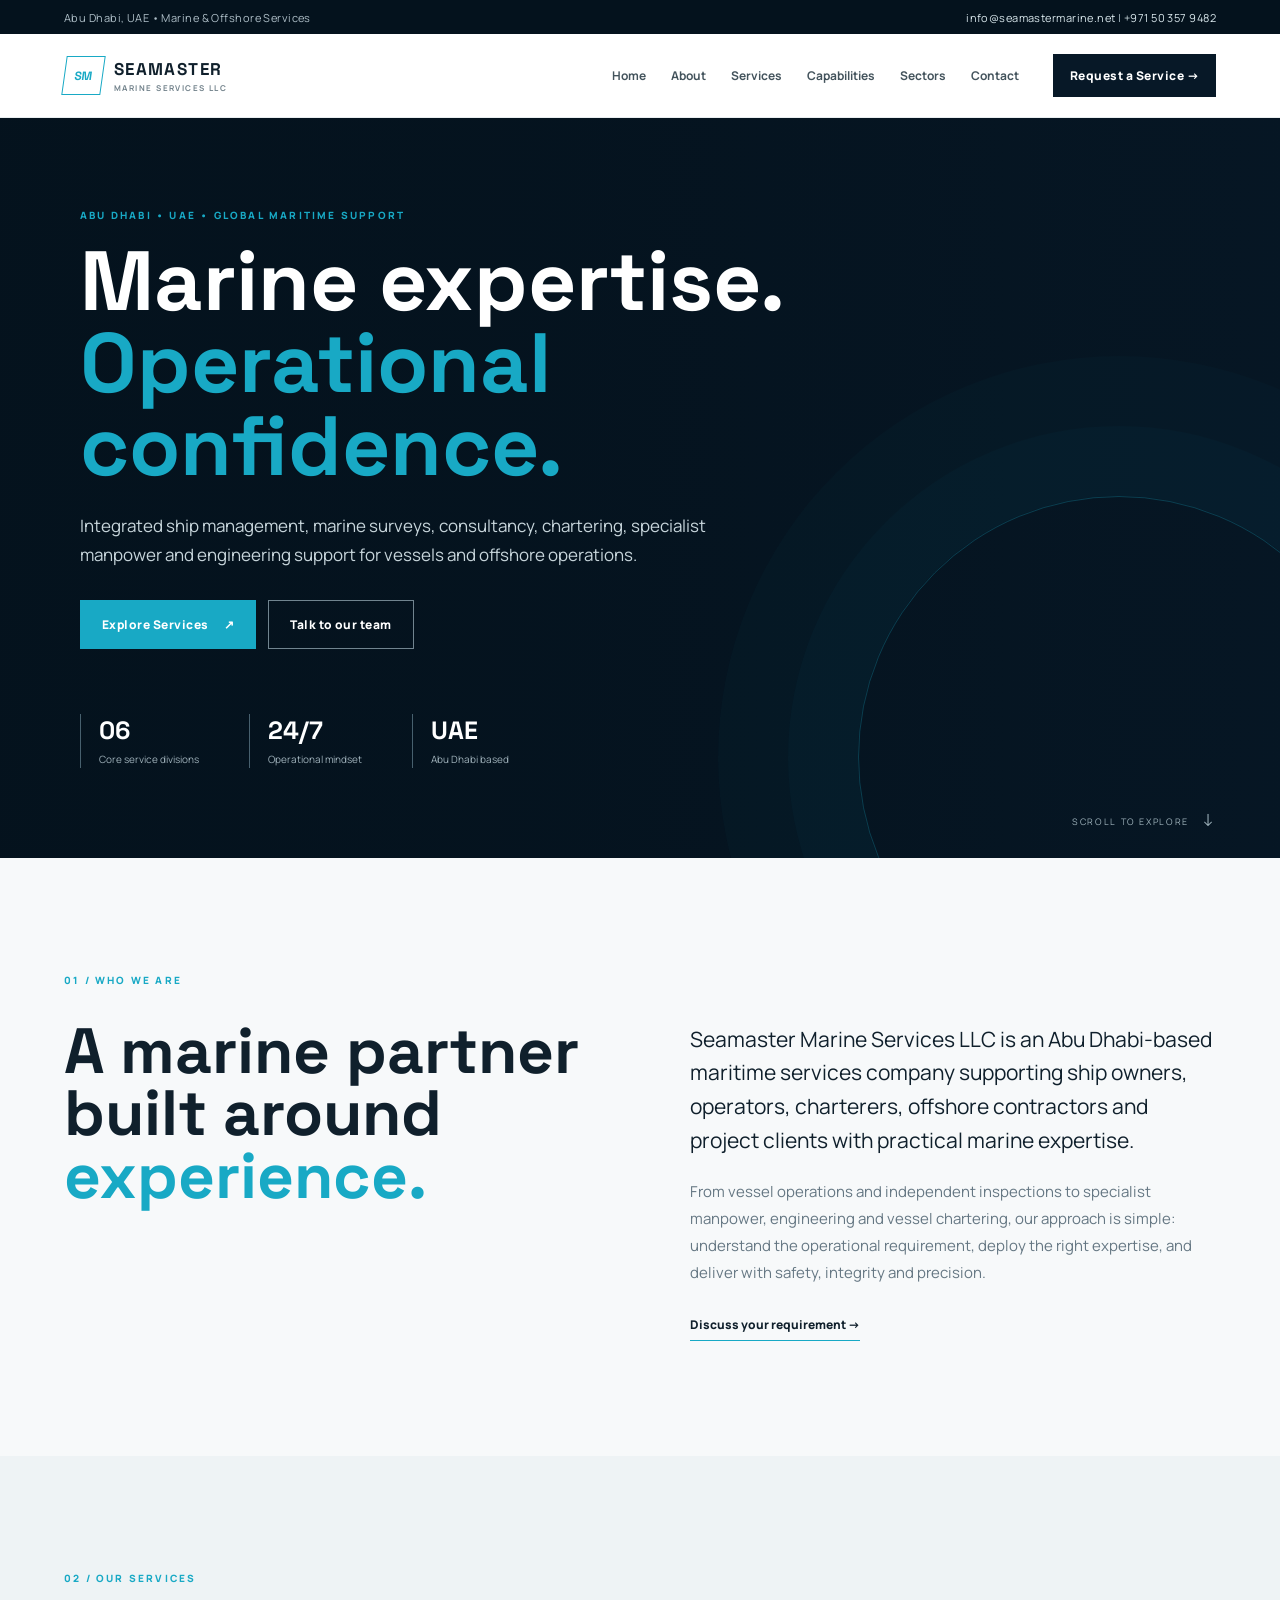
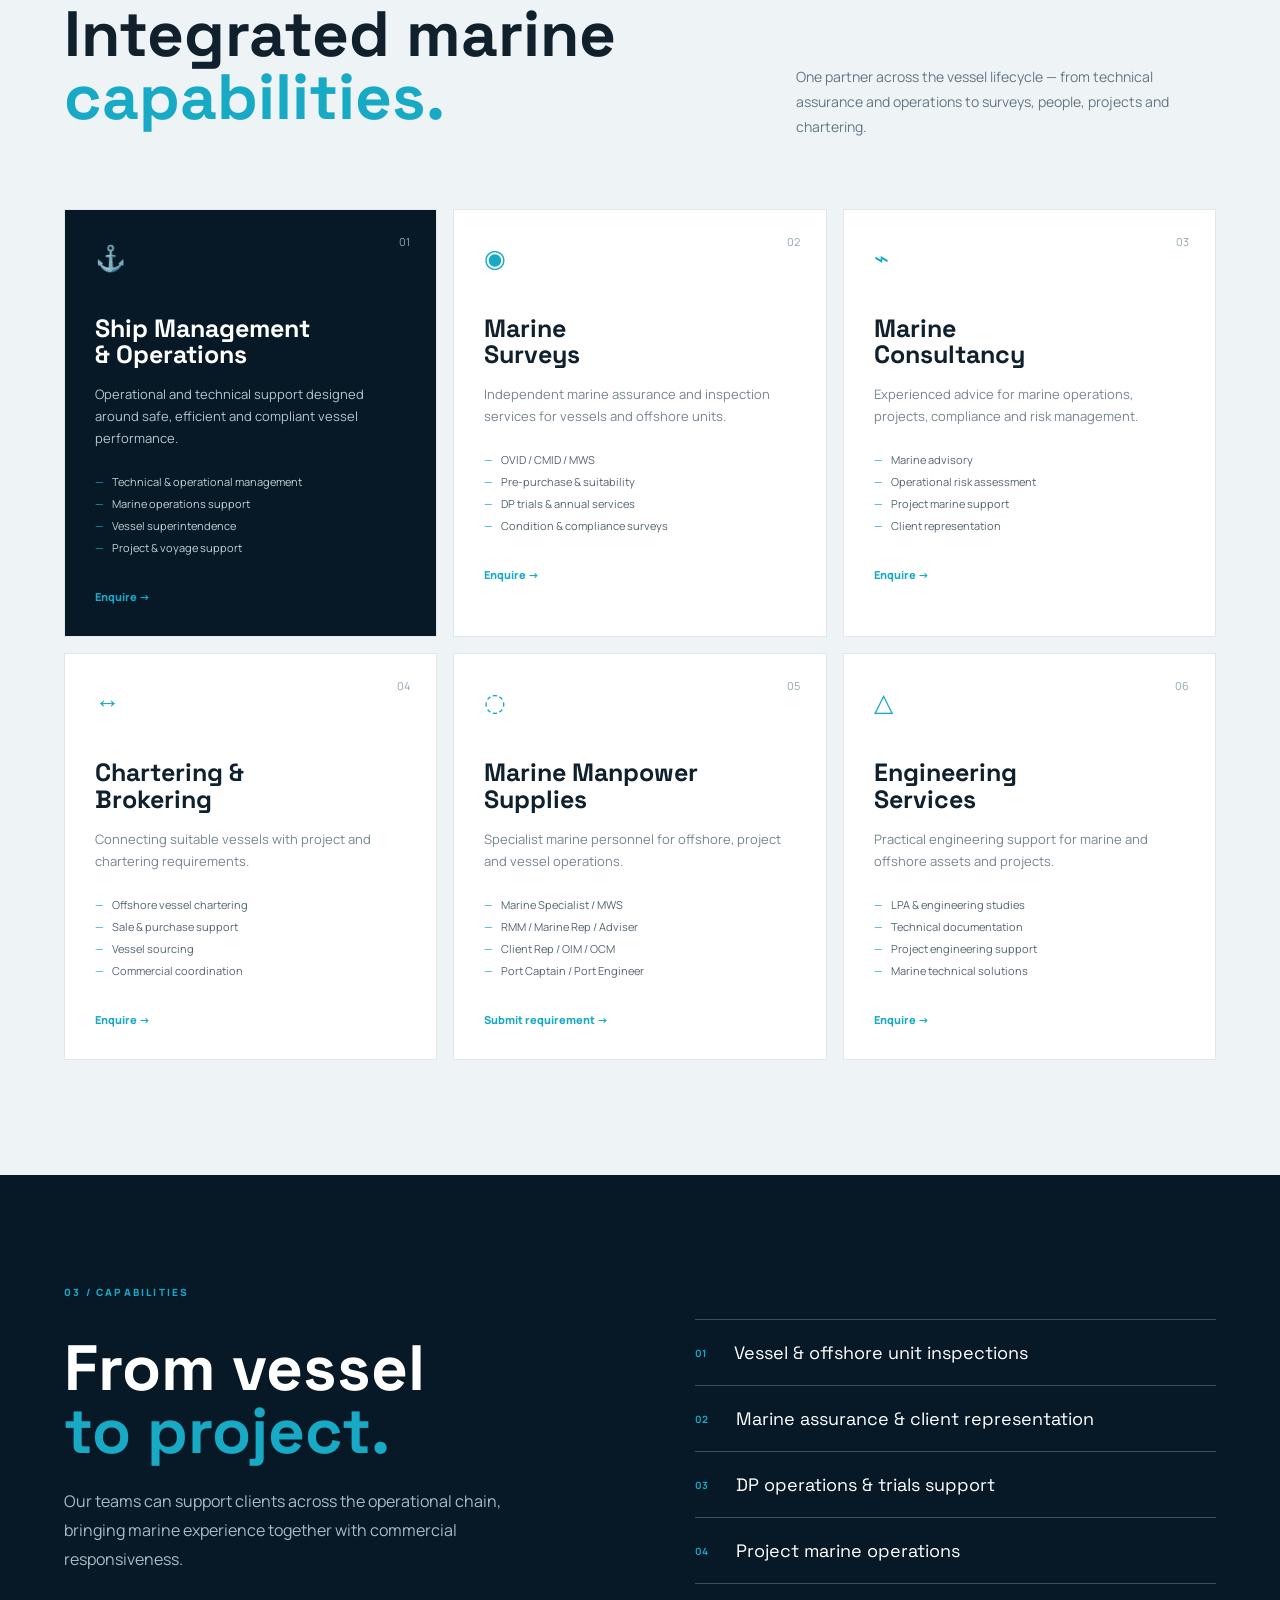
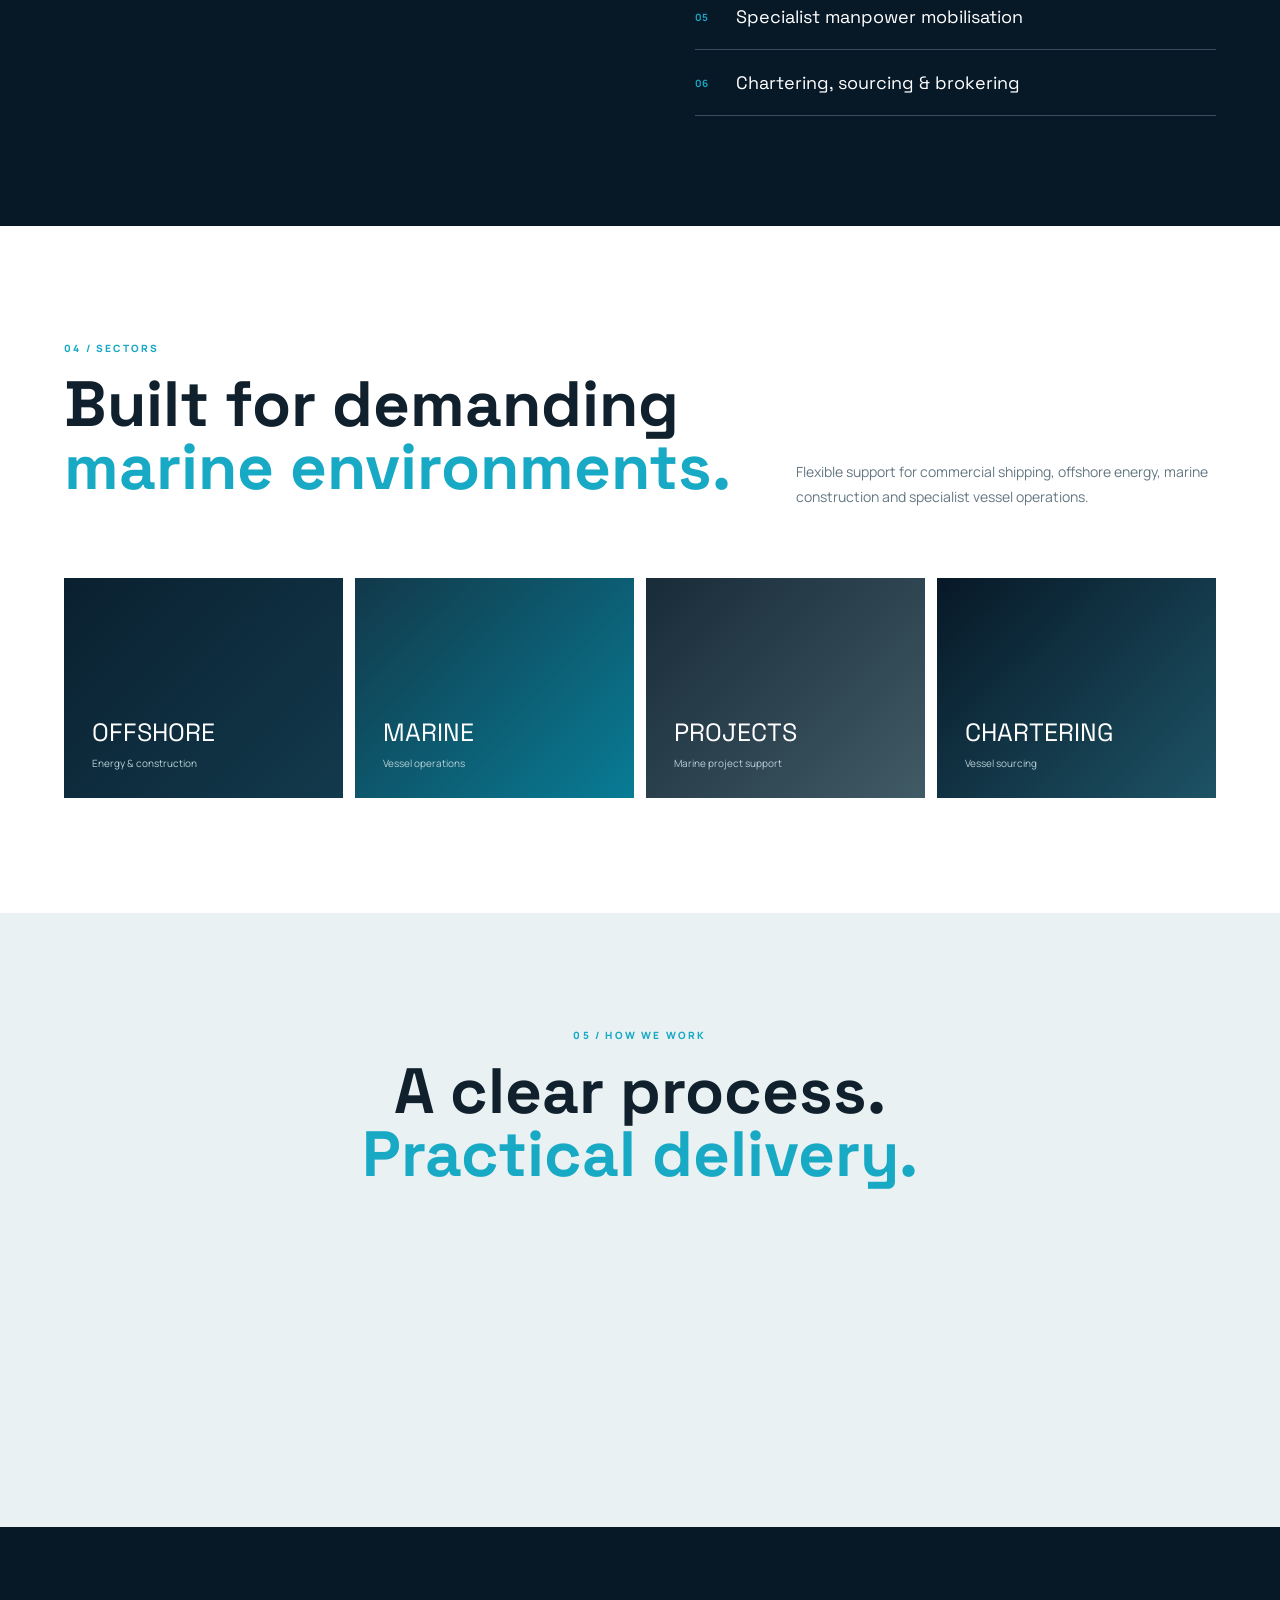
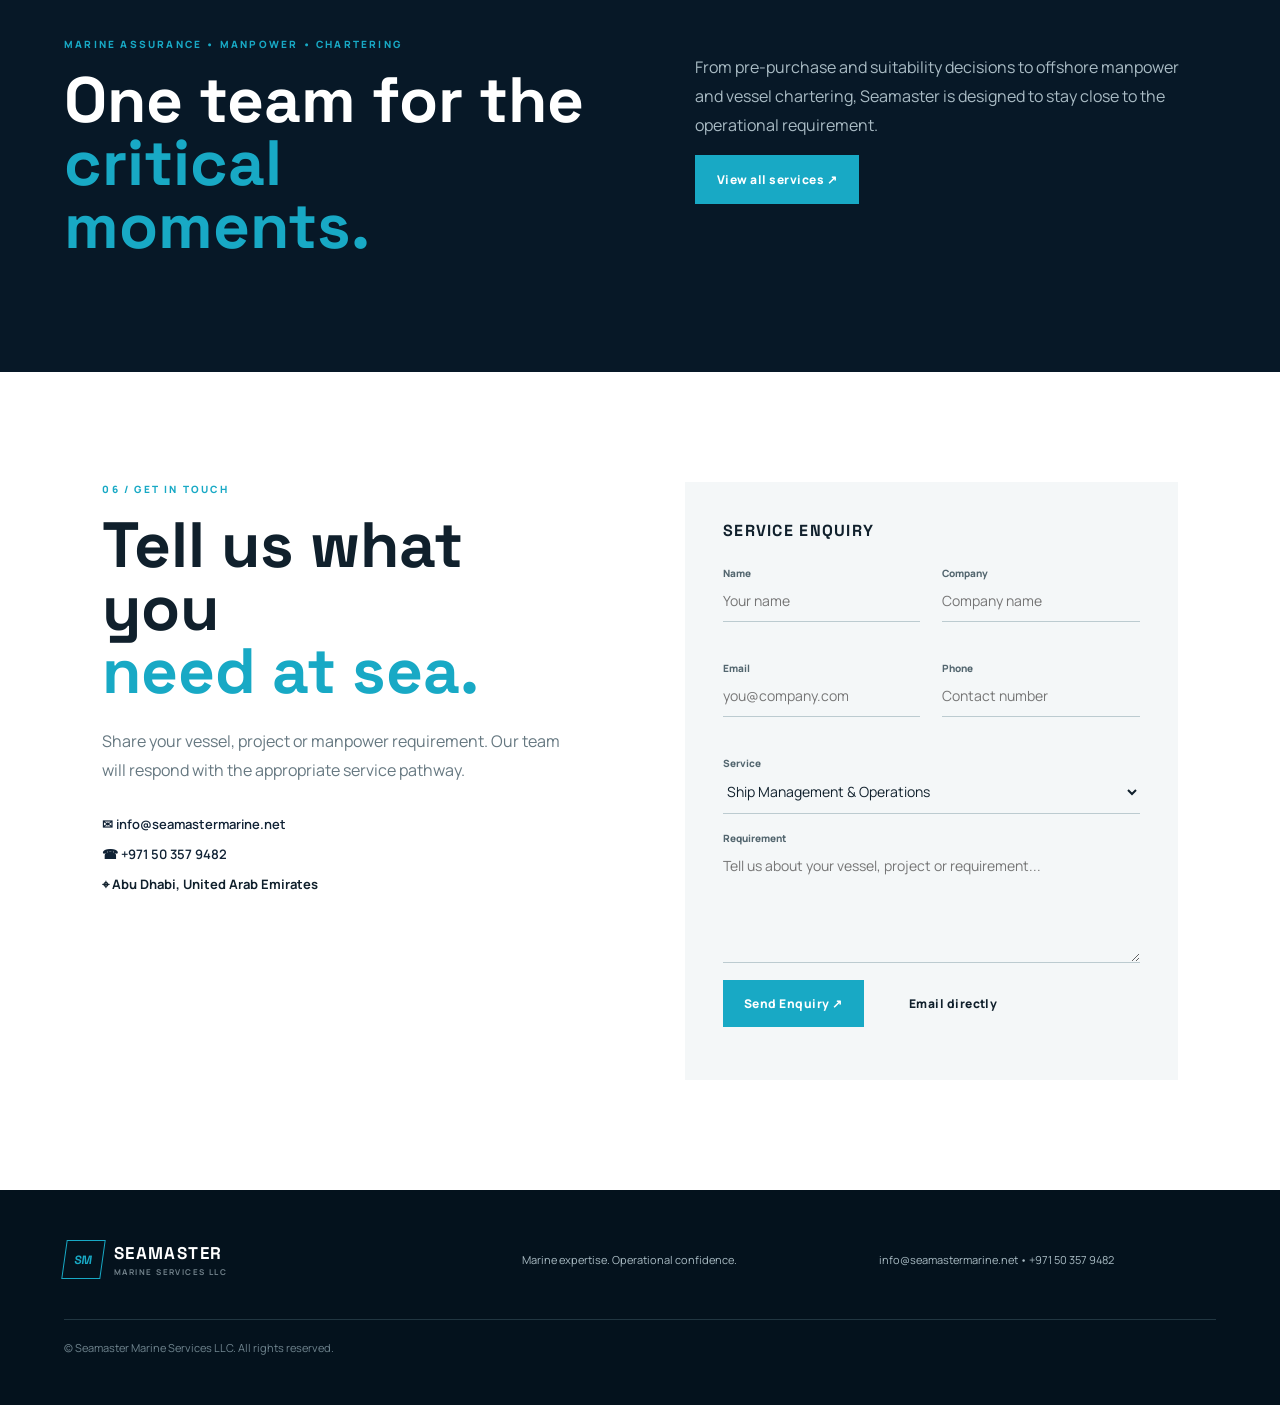
<file: index.html>
<!DOCTYPE html>
<html lang="en">
<head>
<meta charset="UTF-8"><meta name="viewport" content="width=device-width,initial-scale=1.0">
<title>Seamaster Marine Services LLC | Abu Dhabi</title>
<meta name="description" content="Seamaster Marine Services LLC — Ship Management, Marine Surveys, Consultancy, Chartering & Brokering, Marine Manpower and Engineering services in Abu Dhabi and internationally.">
<link rel="preconnect" href="https://fonts.googleapis.com"><link rel="preconnect" href="https://fonts.gstatic.com" crossorigin><link href="https://fonts.googleapis.com/css2?family=Manrope:wght@400;500;600;700;800&family=Space+Grotesk:wght@500;600;700&display=swap" rel="stylesheet">
<link rel="stylesheet" href="css/style.css">
</head>
<body>
<div class="topbar"><div>Abu Dhabi, UAE • Marine & Offshore Services</div><div><a href="mailto:info@seamastermarine.net">info@seamastermarine.net</a><span> | </span><a href="tel:+971503579482">+971 50 357 9482</a></div></div>
<header class="nav"><a class="brand" href="#home"><span class="brandmark">SM</span><span>SEAMASTER<small>MARINE SERVICES LLC</small></span></a><button class="menu" aria-label="Open menu">☰</button><nav><a href="#home">Home</a><a href="#about">About</a><a href="#services">Services</a><a href="#capabilities">Capabilities</a><a href="#sectors">Sectors</a><a href="#contact">Contact</a></nav><a class="navcta" href="#contact">Request a Service →</a></header>
<main>
<section id="home" class="hero"><div class="hero-bg"></div><div class="hero-content"><div class="eyebrow">ABU DHABI • UAE • GLOBAL MARITIME SUPPORT</div><h1>Marine expertise.<br><em>Operational confidence.</em></h1><p>Integrated ship management, marine surveys, consultancy, chartering, specialist manpower and engineering support for vessels and offshore operations.</p><div class="hero-actions"><a class="btn primary" href="#services">Explore Services <span>↗</span></a><a class="btn ghost" href="#contact">Talk to our team</a></div><div class="stats"><div><strong>06</strong><span>Core service divisions</span></div><div><strong>24/7</strong><span>Operational mindset</span></div><div><strong>UAE</strong><span>Abu Dhabi based</span></div></div></div><div class="scroll">SCROLL TO EXPLORE <span>↓</span></div></section>
<section id="about" class="section about"><div class="section-label">01 / WHO WE ARE</div><div class="two-col"><div><h2>A marine partner built around <span>experience.</span></h2></div><div><p class="lead">Seamaster Marine Services LLC is an Abu Dhabi-based maritime services company supporting ship owners, operators, charterers, offshore contractors and project clients with practical marine expertise.</p><p>From vessel operations and independent inspections to specialist manpower, engineering and vessel chartering, our approach is simple: understand the operational requirement, deploy the right expertise, and deliver with safety, integrity and precision.</p><a class="textlink" href="#contact">Discuss your requirement →</a></div></div></section>
<section id="services" class="section services"><div class="section-head"><div><div class="section-label">02 / OUR SERVICES</div><h2>Integrated marine<br><span>capabilities.</span></h2></div><p>One partner across the vessel lifecycle — from technical assurance and operations to surveys, people, projects and chartering.</p></div><div class="service-grid">
<article class="service-card featured"><div class="num">01</div><div class="icon">⚓</div><h3>Ship Management<br>& Operations</h3><p>Operational and technical support designed around safe, efficient and compliant vessel performance.</p><ul><li>Technical & operational management</li><li>Marine operations support</li><li>Vessel superintendence</li><li>Project & voyage support</li></ul><a href="#contact">Enquire →</a></article>
<article class="service-card"><div class="num">02</div><div class="icon">◉</div><h3>Marine<br>Surveys</h3><p>Independent marine assurance and inspection services for vessels and offshore units.</p><ul><li>OVID / CMID / MWS</li><li>Pre-purchase & suitability</li><li>DP trials & annual services</li><li>Condition & compliance surveys</li></ul><a href="#contact">Enquire →</a></article>
<article class="service-card"><div class="num">03</div><div class="icon">⌁</div><h3>Marine<br>Consultancy</h3><p>Experienced advice for marine operations, projects, compliance and risk management.</p><ul><li>Marine advisory</li><li>Operational risk assessment</li><li>Project marine support</li><li>Client representation</li></ul><a href="#contact">Enquire →</a></article>
<article class="service-card"><div class="num">04</div><div class="icon">↔</div><h3>Chartering &<br>Brokering</h3><p>Connecting suitable vessels with project and chartering requirements.</p><ul><li>Offshore vessel chartering</li><li>Sale & purchase support</li><li>Vessel sourcing</li><li>Commercial coordination</li></ul><a href="#contact">Enquire →</a></article>
<article class="service-card"><div class="num">05</div><div class="icon">◌</div><h3>Marine Manpower<br>Supplies</h3><p>Specialist marine personnel for offshore, project and vessel operations.</p><ul><li>Marine Specialist / MWS</li><li>RMM / Marine Rep / Adviser</li><li>Client Rep / OIM / OCM</li><li>Port Captain / Port Engineer</li></ul><a href="#contact">Submit requirement →</a></article>
<article class="service-card"><div class="num">06</div><div class="icon">△</div><h3>Engineering<br>Services</h3><p>Practical engineering support for marine and offshore assets and projects.</p><ul><li>LPA & engineering studies</li><li>Technical documentation</li><li>Project engineering support</li><li>Marine technical solutions</li></ul><a href="#contact">Enquire →</a></article>
</div></section>
<section id="capabilities" class="dark-section"><div class="section-label">03 / CAPABILITIES</div><div class="cap-grid"><div><h2>From vessel<br><span>to project.</span></h2><p>Our teams can support clients across the operational chain, bringing marine experience together with commercial responsiveness.</p></div><div class="cap-list"><div><b>01</b><span>Vessel & offshore unit inspections</span></div><div><b>02</b><span>Marine assurance & client representation</span></div><div><b>03</b><span>DP operations & trials support</span></div><div><b>04</b><span>Project marine operations</span></div><div><b>05</b><span>Specialist manpower mobilisation</span></div><div><b>06</b><span>Chartering, sourcing & brokering</span></div></div></div></section>
<section id="sectors" class="section sectors"><div class="section-head"><div><div class="section-label">04 / SECTORS</div><h2>Built for demanding<br><span>marine environments.</span></h2></div><p>Flexible support for commercial shipping, offshore energy, marine construction and specialist vessel operations.</p></div><div class="sector-grid"><div class="sector">OFFSHORE<br><small>Energy & construction</small></div><div class="sector">MARINE<br><small>Vessel operations</small></div><div class="sector">PROJECTS<br><small>Marine project support</small></div><div class="sector">CHARTERING<br><small>Vessel sourcing</small></div></div></section>
<section class="process"><div class="section-label">05 / HOW WE WORK</div><h2>A clear process.<br><span>Practical delivery.</span></h2><div class="process-grid"><div><b>01</b><h3>Understand</h3><p>We define the vessel, project, location, timing and technical requirement.</p></div><div><b>02</b><h3>Mobilise</h3><p>We match the requirement with the right people, vessel or technical capability.</p></div><div><b>03</b><h3>Deliver</h3><p>We execute with clear communication, marine discipline and client focus.</p></div><div><b>04</b><h3>Report</h3><p>We close the loop with documented findings, recommendations and next steps.</p></div></div></section>
<section class="dark-section" style="padding-top:90px;padding-bottom:90px"><div class="cap-grid"><div><div class="section-label">MARINE ASSURANCE • MANPOWER • CHARTERING</div><h2>One team for the<br><span>critical moments.</span></h2></div><div><p>From pre-purchase and suitability decisions to offshore manpower and vessel chartering, Seamaster is designed to stay close to the operational requirement.</p><a class="btn primary" href="services.html">View all services ↗</a></div></div></section><section id="contact" class="contact"><div class="contact-copy"><div class="section-label">06 / GET IN TOUCH</div><h2>Tell us what you<br><span>need at sea.</span></h2><p>Share your vessel, project or manpower requirement. Our team will respond with the appropriate service pathway.</p><div class="contact-details"><a href="mailto:info@seamastermarine.net">✉ info@seamastermarine.net</a><a href="tel:+971503579482">☎ +971 50 357 9482</a><span>⌖ Abu Dhabi, United Arab Emirates</span></div></div><form id="enquiryForm" class="form"><div class="form-title">SERVICE ENQUIRY</div><div class="form-row"><label>Name<input required name="name" placeholder="Your name"></label><label>Company<input name="company" placeholder="Company name"></label></div><div class="form-row"><label>Email<input required type="email" name="email" placeholder="you@company.com"></label><label>Phone<input name="phone" placeholder="Contact number"></label></div><label>Service<select name="service"><option>Ship Management & Operations</option><option>Marine Surveys</option><option>Marine Consultancy</option><option>Chartering & Brokering</option><option>Marine Manpower Supplies</option><option>Engineering</option></select></label><label>Requirement<textarea required name="message" rows="5" placeholder="Tell us about your vessel, project or requirement..."></textarea></label><div class="form-actions"><button class="btn primary" type="submit">Send Enquiry ↗</button><a class="btn outline" href="mailto:info@seamastermarine.net">Email directly</a></div><small id="formStatus"></small></form></section>
</main>
<footer><div class="brand footerbrand"><span class="brandmark">SM</span><span>SEAMASTER<small>MARINE SERVICES LLC</small></span></div><p>Marine expertise. Operational confidence.</p><div><a href="mailto:info@seamastermarine.net">info@seamastermarine.net</a> • <a href="tel:+971503579482">+971 50 357 9482</a></div><div class="copy">© <span id="year"></span> Seamaster Marine Services LLC. All rights reserved.</div></footer>
<script src="js/main.js"></script>
</body></html>
</file>
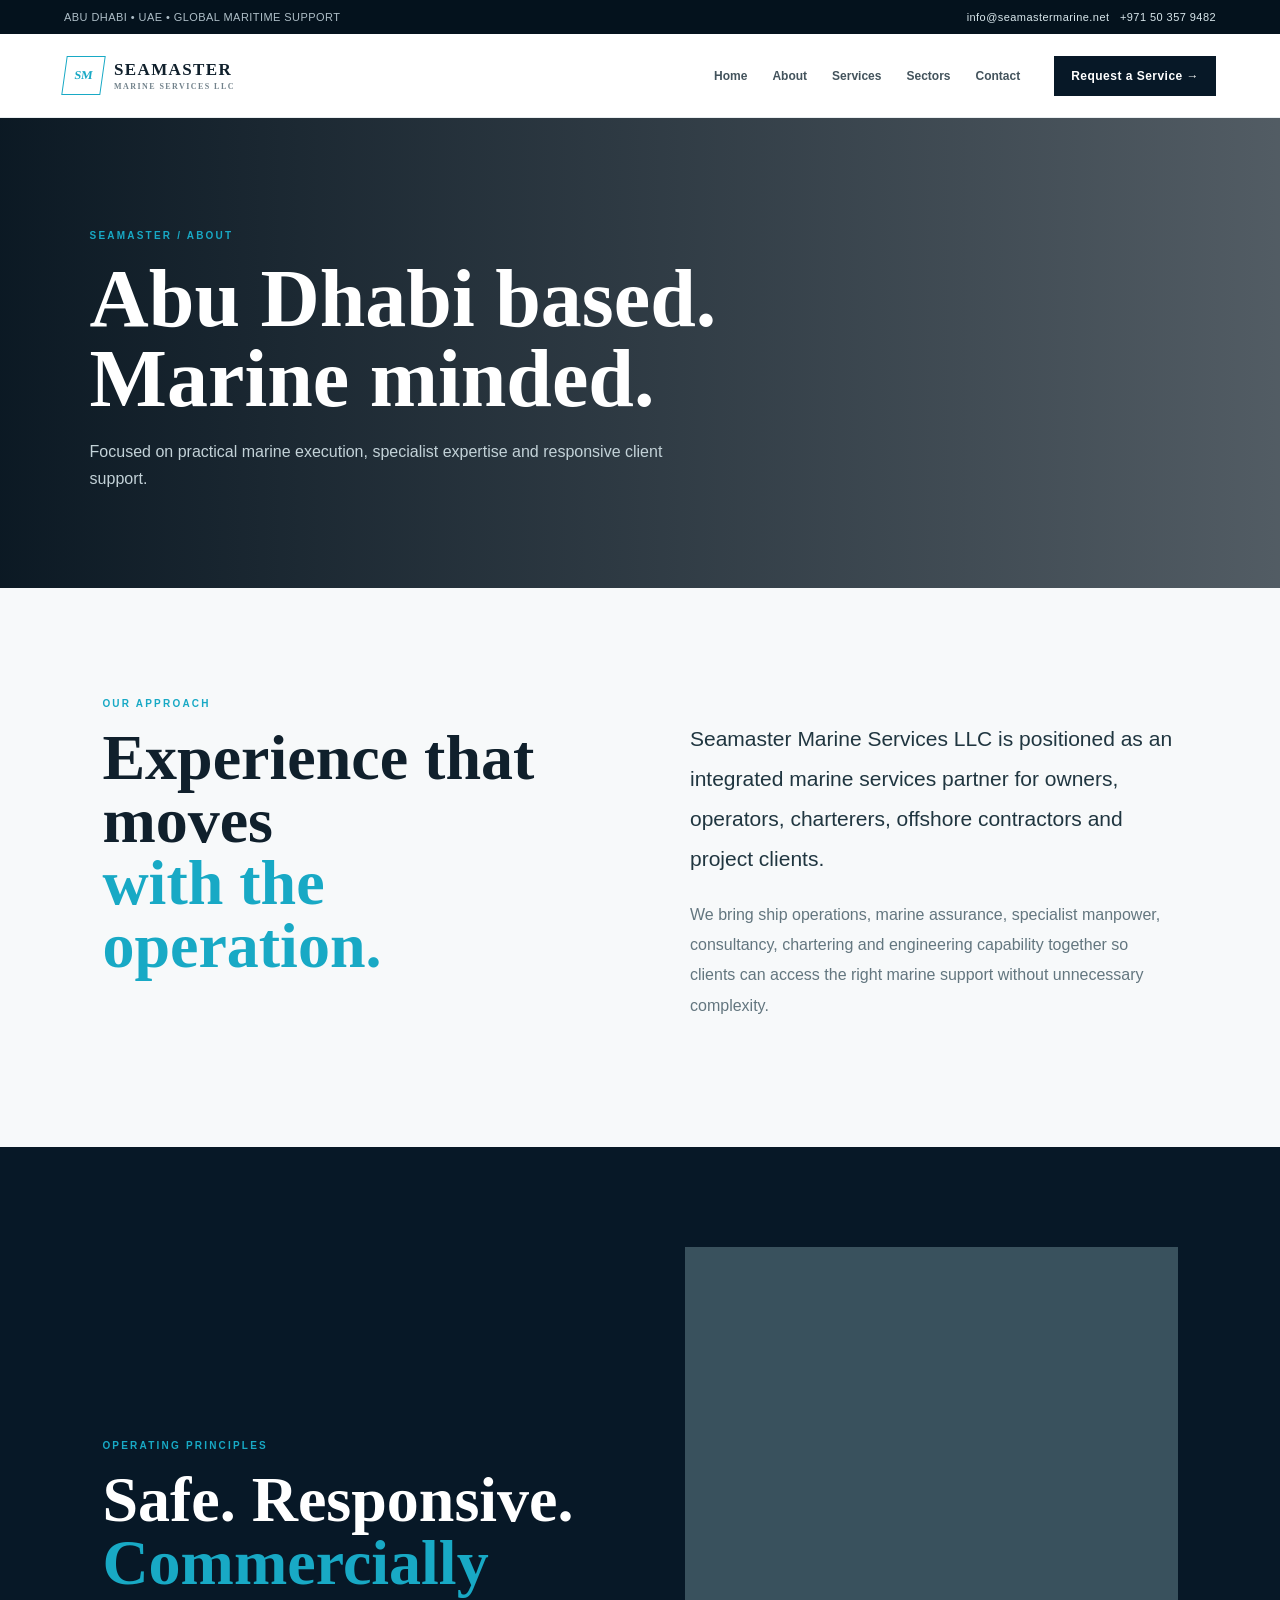
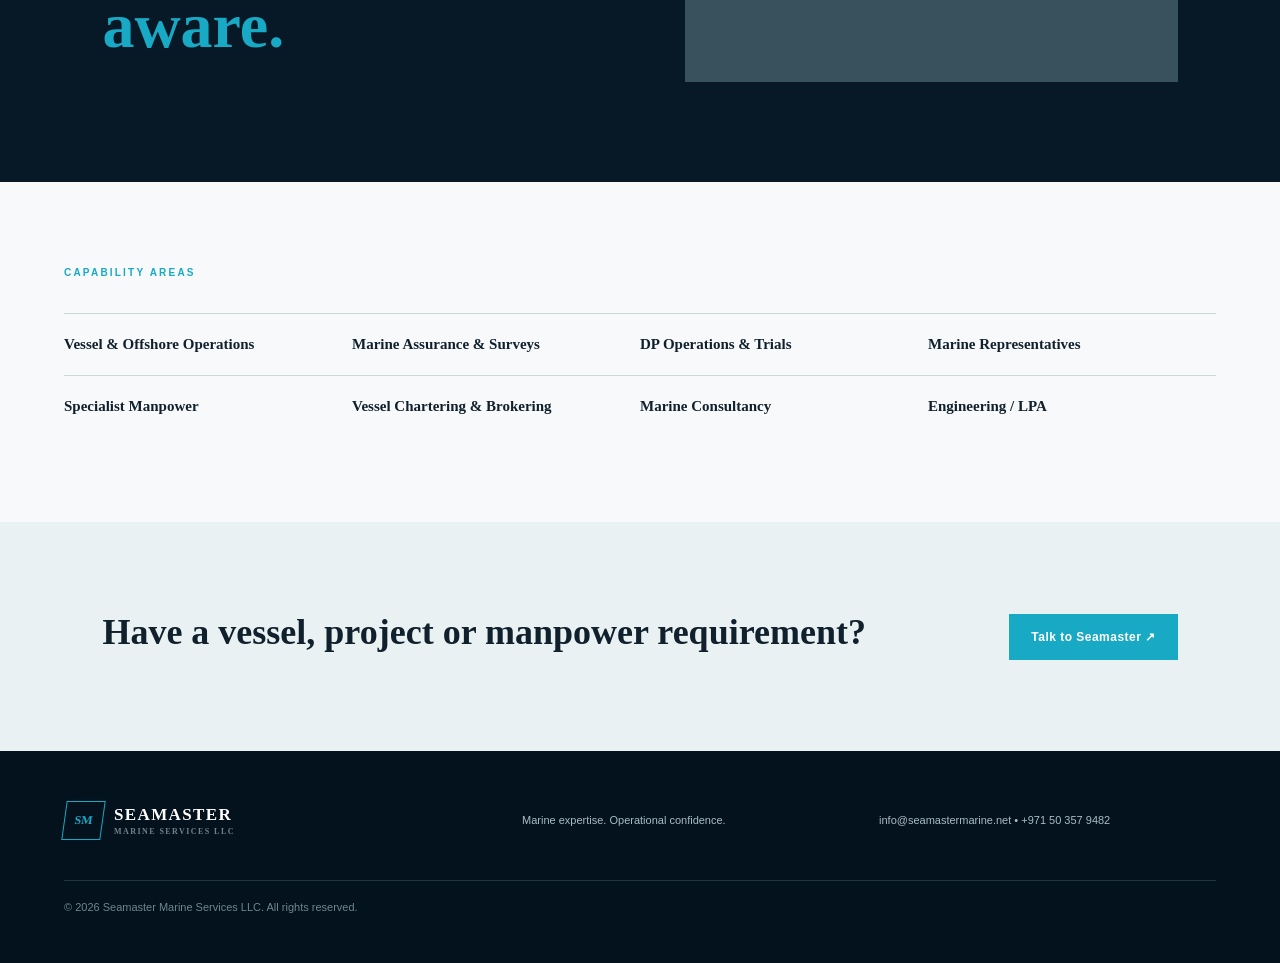
<file: about.html>
<!DOCTYPE html><html lang="en"><head><meta charset="UTF-8"><meta name="viewport" content="width=device-width,initial-scale=1"><title>About | Seamaster Marine Services LLC</title><link rel="stylesheet" href="css/style.css"></head><body><div id="site-header"></div><main>
<section class="page-hero"><div><div class="section-label">SEAMASTER / ABOUT</div><h1>Abu Dhabi based.<br><span>Marine minded.</span></h1><p>Focused on practical marine execution, specialist expertise and responsive client support.</p></div></section>
<section class="split-section"><div><div class="section-label">OUR APPROACH</div><h2>Experience that moves<br><span>with the operation.</span></h2></div><div><p class="lead">Seamaster Marine Services LLC is positioned as an integrated marine services partner for owners, operators, charterers, offshore contractors and project clients.</p><p>We bring ship operations, marine assurance, specialist manpower, consultancy, chartering and engineering capability together so clients can access the right marine support without unnecessary complexity.</p></div></section>
<section class="dark-band values"><div><div class="section-label">OPERATING PRINCIPLES</div><h2>Safe. Responsive.<br><span>Commercially aware.</span></h2></div><div class="value-grid"><div><b>01</b><h3>Safety first</h3><p>Marine decisions start with safe operations and responsible execution.</p></div><div><b>02</b><h3>Technical depth</h3><p>Specialist capability where vessel and project decisions need experienced people.</p></div><div><b>03</b><h3>Client focus</h3><p>Clear communication, practical reporting and commercially useful outcomes.</p></div><div><b>04</b><h3>Global reach</h3><p>Abu Dhabi base with a model designed to support international marine requirements.</p></div></div></section>
<section class="section compact"><div class="section-label">CAPABILITY AREAS</div><div class="capability-columns"><div>Vessel & Offshore Operations</div><div>Marine Assurance & Surveys</div><div>DP Operations & Trials</div><div>Marine Representatives</div><div>Specialist Manpower</div><div>Vessel Chartering & Brokering</div><div>Marine Consultancy</div><div>Engineering / LPA</div></div></section>
<section class="cta-strip"><h2>Have a vessel, project or manpower requirement?</h2><a class="btn primary" href="contact.html">Talk to Seamaster ↗</a></section>
</main><div id="site-footer"></div><script src="js/main.js"></script></body></html>
</file>
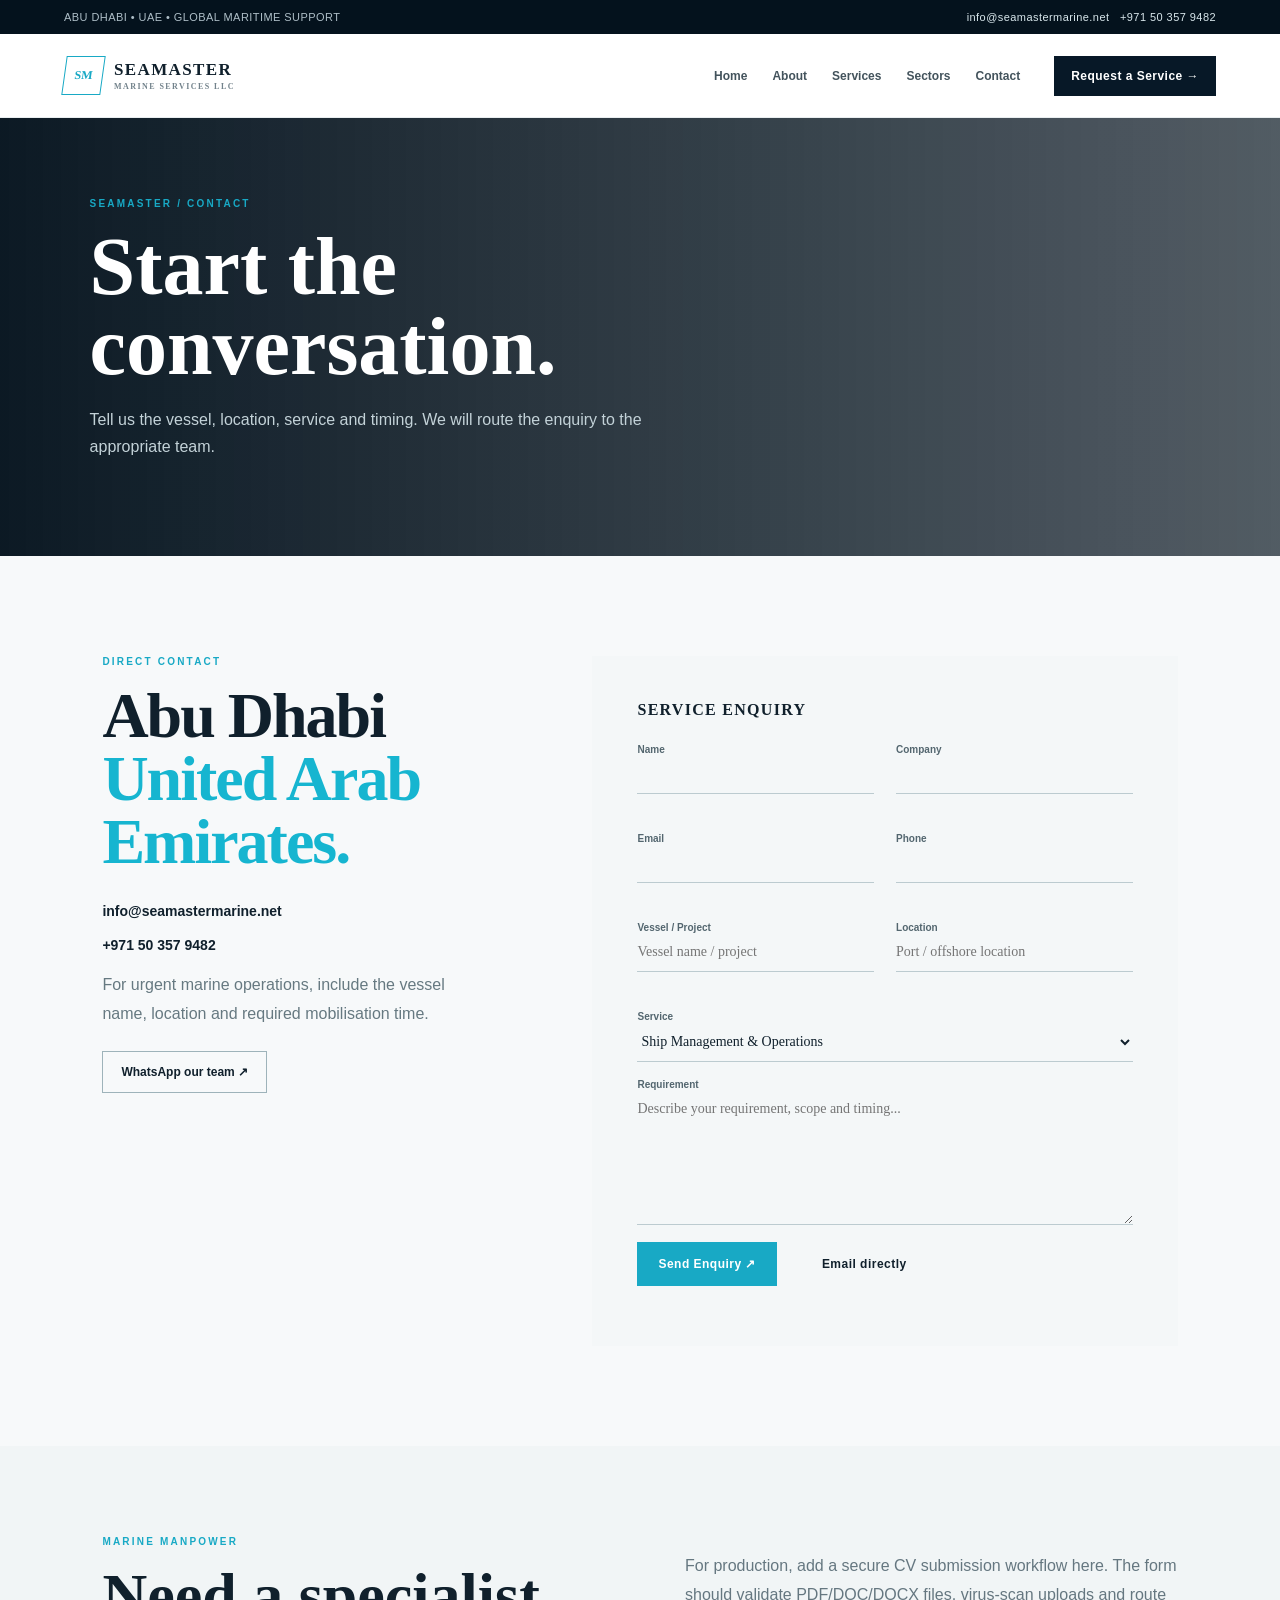
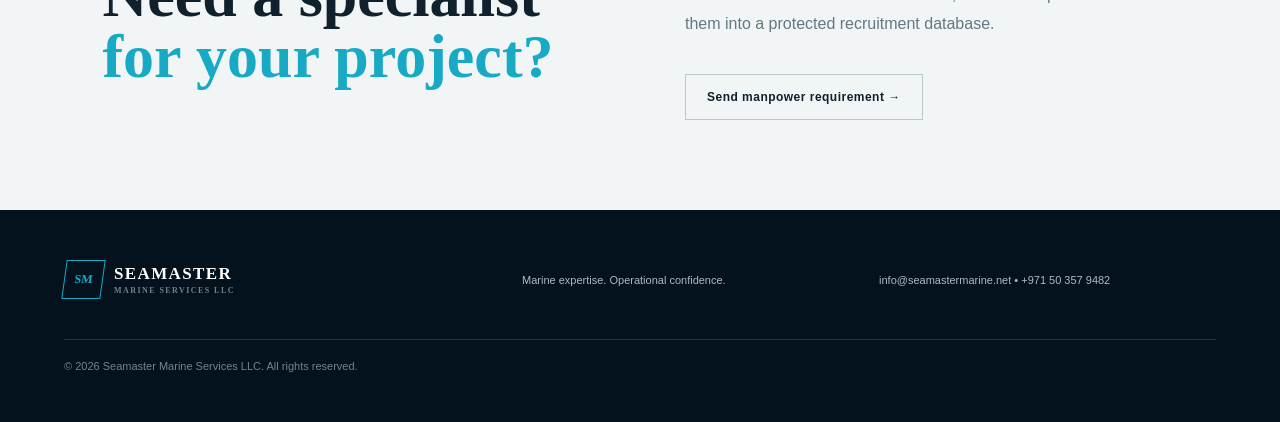
<file: contact.html>
<!DOCTYPE html><html lang="en"><head><meta charset="UTF-8"><meta name="viewport" content="width=device-width,initial-scale=1"><title>Contact | Seamaster Marine Services LLC</title><link rel="stylesheet" href="css/style.css"></head><body><div id="site-header"></div><main><section class="page-hero small"><div><div class="section-label">SEAMASTER / CONTACT</div><h1>Start the<br><span>conversation.</span></h1><p>Tell us the vessel, location, service and timing. We will route the enquiry to the appropriate team.</p></div></section>
<section class="contact-full"><div class="contact-info"><div class="section-label">DIRECT CONTACT</div><h2>Abu Dhabi<br><span>United Arab Emirates.</span></h2><a href="mailto:info@seamastermarine.net">info@seamastermarine.net</a><a href="tel:+971503579482">+971 50 357 9482</a><p>For urgent marine operations, include the vessel name, location and required mobilisation time.</p><a class="whatsapp" href="https://wa.me/971503579482" target="_blank">WhatsApp our team ↗</a></div>
<form id="enquiryForm" class="form large"><div class="form-title">SERVICE ENQUIRY</div><div class="form-row"><label>Name<input required name="name"></label><label>Company<input name="company"></label></div><div class="form-row"><label>Email<input required type="email" name="email"></label><label>Phone<input name="phone"></label></div><div class="form-row"><label>Vessel / Project<input name="vessel" placeholder="Vessel name / project"></label><label>Location<input name="location" placeholder="Port / offshore location"></label></div><label>Service<select name="service" id="serviceSelect"><option>Ship Management & Operations</option><option>Marine Surveys</option><option>Marine Consultancy</option><option>Chartering & Brokering</option><option>Marine Manpower Supplies</option><option>Engineering</option></select></label><label>Requirement<textarea required name="message" rows="7" placeholder="Describe your requirement, scope and timing..."></textarea></label><div class="form-actions"><button class="btn primary" type="submit">Send Enquiry ↗</button><a class="btn outline" href="mailto:info@seamastermarine.net">Email directly</a></div><small id="formStatus"></small></form></section>
<section class="upload-section"><div><div class="section-label">MARINE MANPOWER</div><h2>Need a specialist<br><span>for your project?</span></h2></div><div><p>For production, add a secure CV submission workflow here. The form should validate PDF/DOC/DOCX files, virus-scan uploads and route them into a protected recruitment database.</p><a class="btn outline" href="mailto:info@seamastermarine.net?subject=Marine%20Manpower%20Requirement">Send manpower requirement →</a></div></section>
</main><div id="site-footer"></div><script src="js/main.js"></script></body></html>
</file>
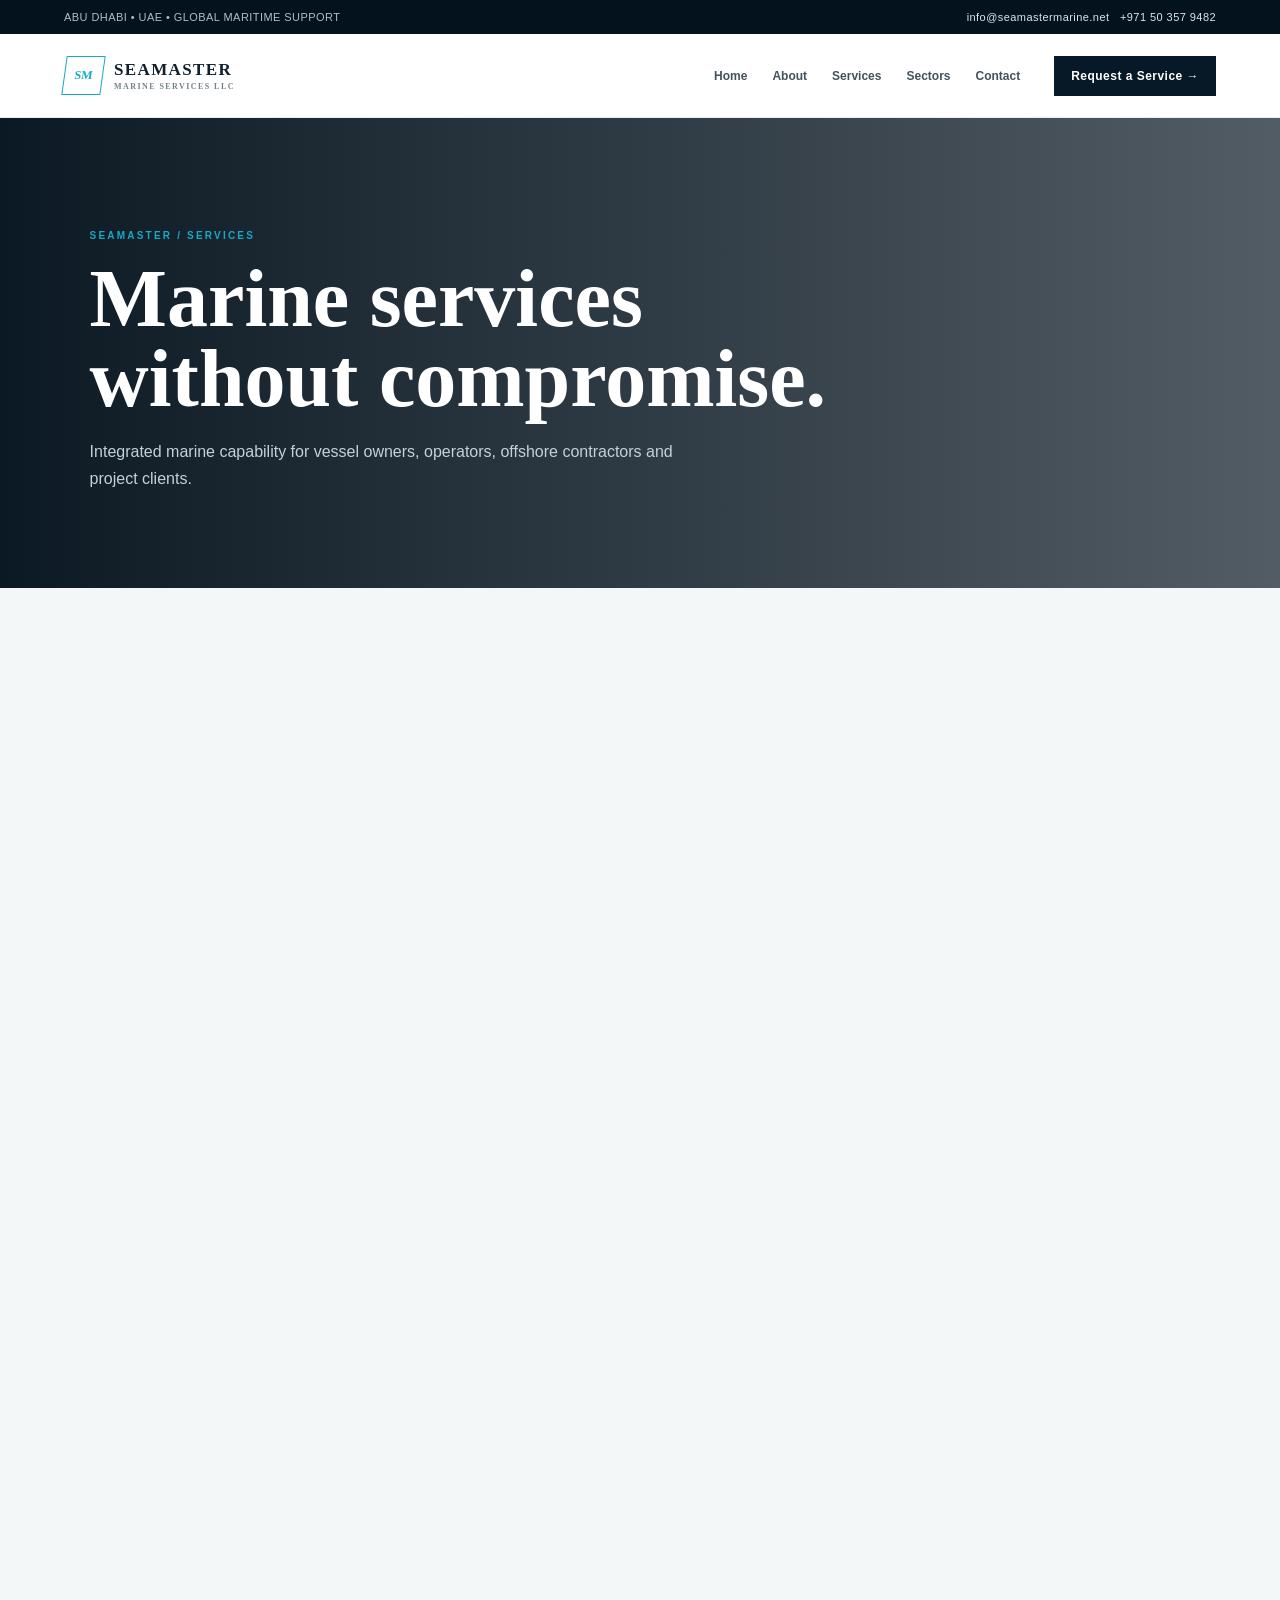
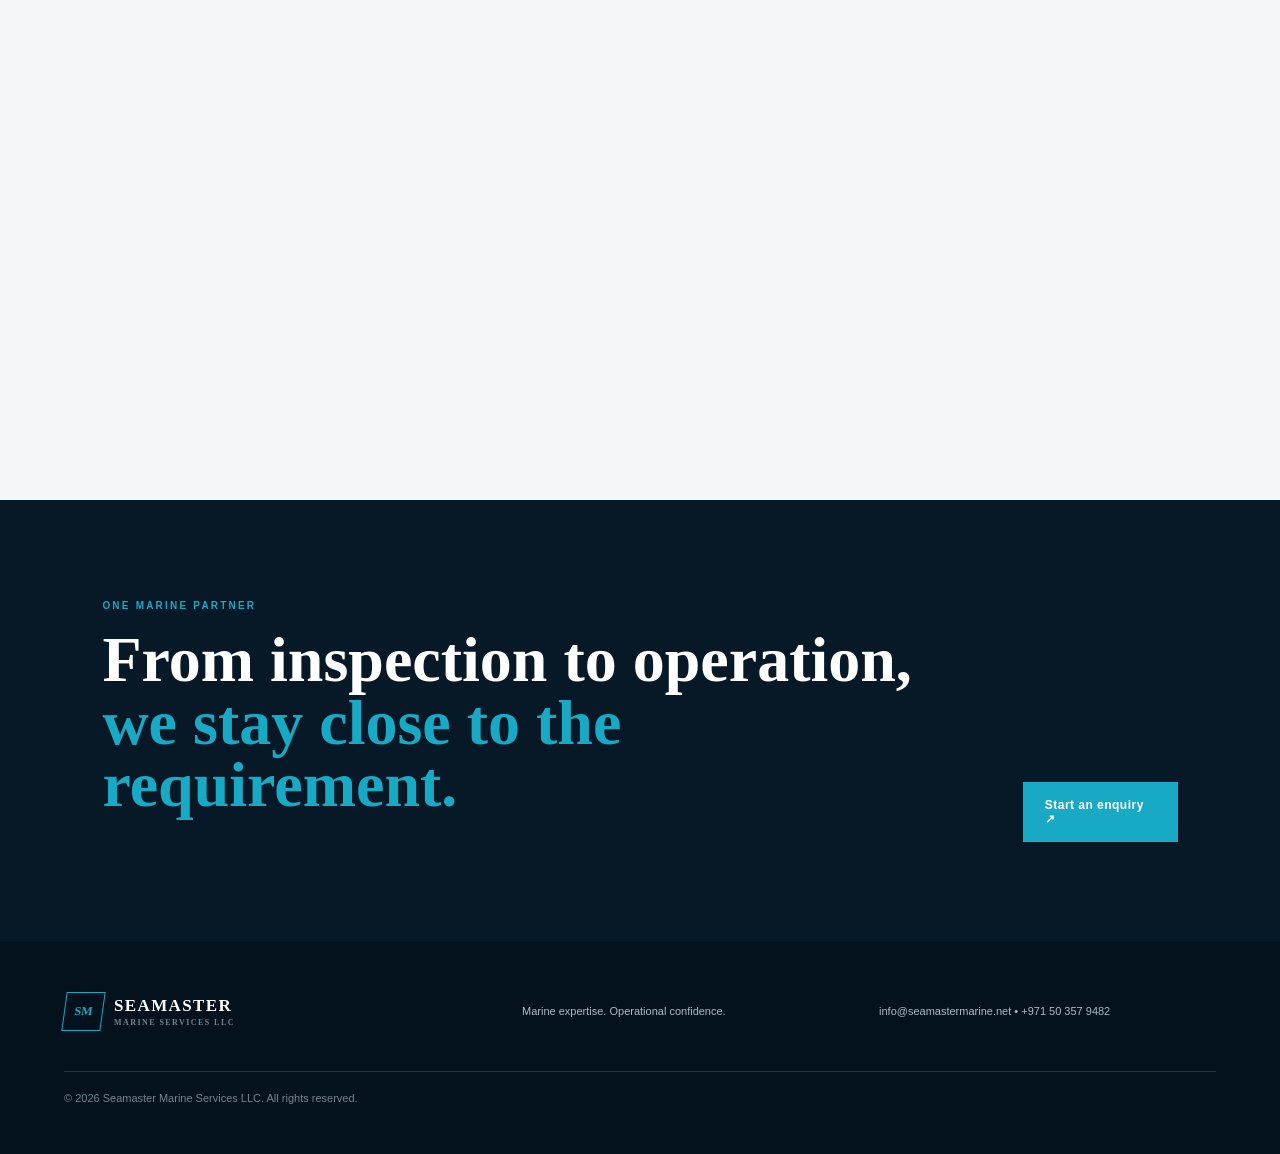
<file: services.html>
<!DOCTYPE html><html lang="en"><head><meta charset="UTF-8"><meta name="viewport" content="width=device-width,initial-scale=1"><title>Services | Seamaster Marine Services LLC</title><meta name="description" content="Ship management, marine surveys, consultancy, chartering, manpower and engineering services from Seamaster Marine Services LLC, Abu Dhabi."><link rel="stylesheet" href="css/style.css"></head><body>
<div id="site-header"></div>
<main>
<section class="page-hero"><div><div class="section-label">SEAMASTER / SERVICES</div><h1>Marine services<br><span>without compromise.</span></h1><p>Integrated marine capability for vessel owners, operators, offshore contractors and project clients.</p></div></section>
<section class="service-detail-grid">
<article><span>01</span><h2>Ship Management & Operations</h2><p>Operational and technical support for safe, efficient vessel performance.</p><ul><li>Ship and vessel operations support</li><li>Technical / marine superintendence</li><li>Voyage and project support</li><li>Marine operations coordination</li><li>Client and contractor interface</li></ul><a href="contact.html?service=Ship%20Management%20%26%20Operations">Request support →</a></article>
<article><span>02</span><h2>Marine Surveys</h2><p>Independent inspection, assurance and suitability services.</p><ul><li>OVID / CMID</li><li>MWS inspections</li><li>Pre-purchase surveys</li><li>Suitability surveys</li><li>DP trials and annual services</li><li>Condition / compliance surveys</li></ul><a href="contact.html?service=Marine%20Surveys">Request a survey →</a></article>
<article><span>03</span><h2>Marine Consultancy</h2><p>Practical marine advice for operations, projects, risk and compliance.</p><ul><li>Marine advisory</li><li>Operational risk assessment</li><li>Marine project support</li><li>Client representation</li><li>Marine compliance advisory</li></ul><a href="contact.html?service=Marine%20Consultancy">Speak to a consultant →</a></article>
<article><span>04</span><h2>Chartering & Brokering</h2><p>Vessel sourcing and commercial coordination for marine and offshore requirements.</p><ul><li>Offshore vessel chartering</li><li>Vessel sourcing</li><li>Sale & purchase support</li><li>Charter negotiation support</li><li>Commercial coordination</li></ul><a href="contact.html?service=Chartering%20%26%20Brokering">Submit vessel requirement →</a></article>
<article><span>05</span><h2>Marine Manpower Supplies</h2><p>Specialist personnel for offshore projects, vessels and marine operations.</p><ul><li>Marine Specialist / MWS</li><li>RMM / Marine Rep / Marine Adviser</li><li>Client Representative</li><li>OIM / OCM</li><li>Port Captain / Port Engineer</li></ul><a href="contact.html?service=Marine%20Manpower%20Supplies">Submit manpower requirement →</a></article>
<article><span>06</span><h2>Engineering / LPA</h2><p>Engineering and technical support for marine assets and projects.</p><ul><li>LPA and engineering studies</li><li>Technical documentation</li><li>Marine engineering support</li><li>Project engineering assistance</li></ul><a href="contact.html?service=Engineering">Discuss engineering →</a></article>
</section>
<section class="dark-band"><div><div class="section-label">ONE MARINE PARTNER</div><h2>From inspection to operation,<br><span>we stay close to the requirement.</span></h2></div><a class="btn primary" href="contact.html">Start an enquiry ↗</a></section>
</main><div id="site-footer"></div><script src="js/main.js"></script></body></html>
</file>
<file: css/style.css>
:root{--navy:#071827;--navy2:#0b2436;--ink:#10202c;--muted:#657783;--line:#dce4e8;--accent:#18a9c5;--white:#f8fbfc}*{box-sizing:border-box}html{scroll-behavior:smooth}body{margin:0;font-family:Manrope,Arial,sans-serif;color:var(--ink);background:#f7f9fa}a{text-decoration:none;color:inherit}.topbar{height:34px;background:#04121d;color:#aebec7;display:flex;justify-content:space-between;align-items:center;padding:0 5vw;font-size:11px;letter-spacing:.04em}.topbar a{color:#d9e7ec}.nav{height:84px;background:#fff;display:flex;align-items:center;padding:0 5vw;gap:34px;position:sticky;top:0;z-index:50;border-bottom:1px solid #e9eef0}.brand{display:flex;align-items:center;gap:11px;margin-right:auto;font-family:"Space Grotesk"}.brand>span:last-child{font-size:17px;font-weight:700;letter-spacing:.08em}.brand small{display:block;font-family:Manrope;font-size:8px;letter-spacing:.18em;color:#72828b;margin-top:2px}.brandmark{width:39px;height:39px;border:1.5px solid var(--accent);display:grid;place-items:center;color:var(--accent);font-size:12px;font-weight:800;transform:skew(-8deg)}nav{display:flex;gap:25px;font-size:12px;font-weight:700;color:#43535c}nav a:hover{color:var(--accent)}.navcta,.btn{font-size:12px;font-weight:800;letter-spacing:.04em}.navcta{background:var(--navy);color:white;padding:13px 17px}.menu{display:none}.hero{min-height:690px;background:var(--navy);color:#fff;position:relative;overflow:hidden;display:flex;align-items:center}.hero-bg{position:absolute;inset:0;background:linear-gradient(90deg,rgba(4,18,29,.97) 0%,rgba(4,18,29,.82) 42%,rgba(4,18,29,.3) 100%),url('https://images.unsplash.com/photo-1544551763-46a013bb70d5?auto=format&fit=crop&w=2000&q=85') center/cover;transform:scale(1.03)}.hero:after{content:"";position:absolute;right:-100px;bottom:-160px;width:520px;height:520px;border:1px solid rgba(24,169,197,.28);border-radius:50%;box-shadow:0 0 0 70px rgba(24,169,197,.03),0 0 0 140px rgba(24,169,197,.025)}.hero-content{position:relative;z-index:2;width:min(1120px,90%);margin:auto;padding:90px 0}.eyebrow,.section-label{font-size:10px;font-weight:800;letter-spacing:.22em;color:var(--accent)}h1,h2{font-family:"Space Grotesk";line-height:.98;margin:18px 0 25px}h1{font-size:clamp(48px,7vw,84px);max-width:900px}h1 em,h2 span{font-style:normal;color:var(--accent)}.hero p{font-size:17px;line-height:1.7;color:#c7d5db;max-width:660px}.hero-actions{display:flex;gap:12px;margin:30px 0 65px}.btn{display:inline-flex;align-items:center;justify-content:center;gap:15px;padding:15px 21px;border:1px solid transparent;cursor:pointer}.primary{background:var(--accent);color:#fff}.ghost{border-color:#71848f;color:white}.outline{border-color:#b8c8ce}.stats{display:flex;gap:50px}.stats div{border-left:1px solid #47606e;padding-left:18px}.stats strong{display:block;font-family:"Space Grotesk";font-size:25px}.stats span{font-size:10px;color:#9fb1ba}.scroll{position:absolute;z-index:2;bottom:28px;right:5vw;font-size:9px;letter-spacing:.18em;color:#9eb2bb}.scroll span{font-size:17px;margin-left:10px}.section{padding:115px 5vw;max-width:1400px;margin:auto}.two-col{display:grid;grid-template-columns:1fr 1fr;gap:100px;margin-top:15px}.two-col h2,.section-head h2,.process h2,.contact h2{font-size:clamp(40px,5vw,66px)}.lead{font-size:21px;line-height:1.6}.two-col p:not(.lead){font-size:15px;color:var(--muted);line-height:1.8}.textlink{display:inline-block;margin-top:15px;font-size:12px;font-weight:800;border-bottom:1px solid var(--accent);padding-bottom:7px}.services{background:#eef3f5;max-width:none}.section-head{max-width:1280px;margin:0 auto 55px;display:flex;justify-content:space-between;gap:50px;align-items:end}.section-head>p{max-width:420px;color:var(--muted);line-height:1.8;font-size:14px}.service-grid{max-width:1280px;margin:auto;display:grid;grid-template-columns:repeat(3,1fr);gap:16px}.service-card{background:#fff;min-height:400px;padding:30px;position:relative;border:1px solid #e0e8eb;transition:.3s}.service-card:hover{transform:translateY(-7px);box-shadow:0 20px 50px #18384915}.service-card.featured{background:var(--navy);color:#fff}.num{position:absolute;top:24px;right:26px;font-size:11px;color:#91a6b0}.icon{font-size:25px;color:var(--accent);margin-bottom:40px}.service-card h3{font-family:"Space Grotesk";font-size:25px;line-height:1.05;margin:0 0 16px}.service-card p{font-size:13px;line-height:1.7;color:#75868f}.featured p{color:#b5c6cd}.service-card ul{list-style:none;padding:0;margin:22px 0 25px;color:#52656e;font-size:11px;line-height:2}.featured ul{color:#c4d2d7}.service-card li:before{content:'—';margin-right:8px;color:var(--accent)}.service-card a{font-size:11px;font-weight:800;color:var(--accent)}.dark-section{background:var(--navy);color:#fff;padding:110px 5vw}.cap-grid{max-width:1280px;margin:20px auto 0;display:grid;grid-template-columns:1fr 1fr;gap:110px}.cap-grid h2{font-size:clamp(42px,5vw,68px)}.cap-grid p{color:#a9bbc4;line-height:1.8;max-width:500px}.cap-list{border-top:1px solid #38505e}.cap-list div{display:flex;gap:28px;padding:21px 0;border-bottom:1px solid #38505e;align-items:center}.cap-list b{font-size:10px;color:var(--accent)}.cap-list span{font-family:"Space Grotesk";font-size:18px}.sectors{background:#fff;max-width:none}.sector-grid{max-width:1280px;margin:auto;display:grid;grid-template-columns:repeat(4,1fr);gap:12px}.sector{height:220px;background:linear-gradient(135deg,#0a2030,#123a4c);color:#fff;padding:28px;font-family:"Space Grotesk";font-size:25px;display:flex;flex-direction:column;justify-content:end}.sector:nth-child(2){background:linear-gradient(135deg,#12394a,#087c95)}.sector:nth-child(3){background:linear-gradient(135deg,#182c38,#405a66)}.sector:nth-child(4){background:linear-gradient(135deg,#071827,#1d5365)}.sector small{font-family:Manrope;font-size:10px;color:#b9d0d7;margin-top:8px}.process{padding:115px 5vw;background:#eaf1f3;text-align:center}.process>p,.process h2{max-width:800px;margin-left:auto;margin-right:auto}.process-grid{max-width:1280px;margin:55px auto 0;display:grid;grid-template-columns:repeat(4,1fr);text-align:left;gap:0}.process-grid>div{border-top:1px solid #aebec4;padding:25px 25px 10px 0}.process-grid b{color:var(--accent);font-size:11px}.process-grid h3{font-family:"Space Grotesk"}.process-grid p{font-size:12px;color:#667881;line-height:1.7}.contact{background:#fff;display:grid;grid-template-columns:1fr 1fr;padding:110px 8vw;gap:90px}.contact-copy p{color:#667881;line-height:1.8;max-width:480px}.contact-details{display:flex;flex-direction:column;gap:12px;margin-top:35px;font-size:13px;font-weight:700}.contact-details a:hover{color:var(--accent)}.form{background:#f4f7f8;padding:38px}.form-title{font-family:"Space Grotesk";font-weight:700;letter-spacing:.08em;margin-bottom:25px}.form label{font-size:10px;font-weight:800;display:block;color:#53666f;margin-bottom:17px}.form input,.form select,.form textarea{display:block;width:100%;border:0;border-bottom:1px solid #bccbd0;background:transparent;padding:11px 0;font:14px Manrope;outline:0;color:var(--ink)}.form input:focus,.form select:focus,.form textarea:focus{border-color:var(--accent)}.form-row{display:grid;grid-template-columns:1fr 1fr;gap:25px}.form-actions{display:flex;gap:10px;margin-top:10px}.form small{display:block;margin-top:15px;color:var(--accent)}footer{background:#04121d;color:#aabcc4;padding:50px 5vw;display:grid;grid-template-columns:1.3fr 1fr 1fr;gap:20px;align-items:center;font-size:11px}.footerbrand{color:#fff;margin:0}.copy{grid-column:1/-1;border-top:1px solid #213641;padding-top:20px;margin-top:20px;color:#70858f}@media(max-width:900px){nav,.navcta{display:none}.menu{display:block;background:none;border:0;font-size:25px}.topbar{font-size:9px}.topbar div:last-child span,.topbar div:first-child{display:none}.topbar{justify-content:flex-end}.hero{min-height:700px}.stats{gap:20px}.two-col,.cap-grid,.contact{grid-template-columns:1fr;gap:45px}.service-grid{grid-template-columns:1fr 1fr}.section-head{display:block}.sector-grid{grid-template-columns:1fr 1fr}.process-grid{grid-template-columns:1fr 1fr}footer{grid-template-columns:1fr}.copy{grid-column:auto}}@media(max-width:600px){.hero-content{padding:70px 0}.hero p{font-size:14px}.hero-actions{flex-direction:column;align-items:stretch;margin-bottom:45px}.stats{display:grid;grid-template-columns:1fr 1fr}.section{padding:80px 6vw}.service-grid,.sector-grid,.process-grid,.form-row{grid-template-columns:1fr}.service-card{min-height:auto}.contact{padding:80px 6vw}.topbar{padding:0 6vw}.nav{padding:0 6vw}.scroll{display:none}}
/* V2 inner-page system */
.page-hero{min-height:470px;background:linear-gradient(90deg,rgba(4,18,29,.97),rgba(4,18,29,.68)),url('https://images.unsplash.com/photo-1569263979104-865ab7cd8d13?auto=format&fit=crop&w=2200&q=85') center/cover;color:#fff;display:flex;align-items:end;padding:80px 7vw}.page-hero.small{min-height:410px}.page-hero h1{font-size:clamp(48px,7vw,82px);margin-bottom:18px}.page-hero p{max-width:620px;color:#c3d2d8;line-height:1.7}.service-detail-grid{padding:90px 7vw;display:grid;grid-template-columns:repeat(2,1fr);gap:18px;background:#f3f7f8}.service-detail-grid article{background:#fff;padding:42px;min-height:420px;border:1px solid #e1e9ec;transition:.35s}.service-detail-grid article:hover{transform:translateY(-6px);box-shadow:0 24px 60px #08233416}.service-detail-grid article>span{color:var(--accent);font:700 11px 'Space Grotesk'}.service-detail-grid h2{font-size:34px;line-height:1.05;margin:35px 0 15px}.service-detail-grid p{color:#64767f;line-height:1.7}.service-detail-grid ul{list-style:none;padding:0;color:#52656d;font-size:12px;line-height:2.15}.service-detail-grid li:before{content:'—';color:var(--accent);margin-right:9px}.service-detail-grid a{color:var(--accent);font-weight:800;font-size:12px}.dark-band{background:var(--navy);color:#fff;padding:100px 8vw;display:flex;align-items:end;justify-content:space-between;gap:50px}.dark-band h2{font-size:clamp(42px,5vw,67px)}.split-section{padding:110px 8vw;display:grid;grid-template-columns:1fr 1fr;gap:100px}.split-section h2{font-size:clamp(42px,5vw,64px)}.split-section p{color:#63767f;line-height:1.9}.split-section .lead{font-size:21px;color:#203640}.values{display:grid;grid-template-columns:1fr 1fr;gap:90px}.value-grid{display:grid;grid-template-columns:1fr 1fr;gap:1px;background:#39515d}.value-grid>div{padding:28px;background:var(--navy)}.value-grid b{color:var(--accent);font-size:10px}.value-grid h3{font:700 22px 'Space Grotesk'}.value-grid p{color:#9fb1b9;font-size:12px;line-height:1.7}.compact{padding-top:85px;padding-bottom:85px}.capability-columns{display:grid;grid-template-columns:repeat(4,1fr);margin-top:35px}.capability-columns div{border-top:1px solid #cbd7db;padding:22px 20px 22px 0;font:600 15px 'Space Grotesk'}.cta-strip{padding:75px 8vw;background:#e9f1f3;display:flex;align-items:center;justify-content:space-between;gap:40px}.cta-strip h2{font-size:36px}.contact-full{padding:100px 8vw;display:grid;grid-template-columns:.8fr 1.2fr;gap:100px}.contact-info h2{font-size:clamp(42px,5vw,64px)}.contact-info>a:not(.whatsapp){display:block;font-size:14px;font-weight:800;margin:18px 0}.contact-info>p{color:#667981;line-height:1.7;max-width:420px;margin:35px 0}.whatsapp{display:inline-block;border:1px solid #9eb3ba;padding:13px 18px;font-size:12px;font-weight:800}.form.large{padding:45px}.upload-section{padding:90px 8vw;background:#f1f5f6;display:grid;grid-template-columns:1fr 1fr;gap:90px}.upload-section h2{font-size:clamp(40px,5vw,62px)}.upload-section p{color:#657780;line-height:1.8}.upload-section .btn{margin-top:20px}.nav nav.open{display:flex}@media(max-width:900px){.service-detail-grid,.split-section,.values,.contact-full,.upload-section{grid-template-columns:1fr}.capability-columns{grid-template-columns:1fr 1fr}.dark-band,.cta-strip{display:block}.dark-band .btn,.cta-strip .btn{margin-top:25px}.value-grid{margin-top:35px}.contact-full{gap:45px}.nav{position:sticky}.nav nav.open{position:absolute;top:84px;left:0;right:0;background:#fff;padding:25px 6vw;display:flex;flex-direction:column;gap:18px;border-top:1px solid #e5ecef}.nav nav.open a{display:block}}@media(max-width:600px){.page-hero{min-height:440px;padding:60px 6vw}.service-detail-grid{padding:65px 6vw}.service-detail-grid article{padding:30px}.split-section,.contact-full,.upload-section{padding:75px 6vw}.capability-columns{grid-template-columns:1fr}.values{padding:75px 6vw}.value-grid{grid-template-columns:1fr}.cta-strip{padding:60px 6vw}.dark-band{padding:70px 6vw}.form.large{padding:28px}}
.reveal,.service-detail-grid article,.value-grid>div,.process-grid>div,.sector{opacity:0;transform:translateY(15px);transition:opacity .65s ease,transform .65s ease}.visible{opacity:1;transform:none}

/* =========================================================
   CONTACT PAGE
========================================================= */

.contact-grid {
    width: min(1200px, 92%);
    margin: 0 auto;
    padding: 90px 0;
    display: grid;
    grid-template-columns: 0.85fr 1.15fr;
    gap: 80px;
    align-items: start;
}


/* =========================================================
   CONTACT INFORMATION
========================================================= */

.contact-info {
    padding-right: 30px;
}

.contact-info h2 {
    margin: 18px 0 30px;
    font-size: clamp(42px, 5vw, 72px);
    line-height: 0.98;
    letter-spacing: -2px;
}

.contact-info h2 span {
    color: #16b5d0;
}

.contact-info p {
    max-width: 520px;
    margin: 0 0 22px;
    line-height: 1.8;
}

.contact-details {
    margin: 30px 0;
}

.contact-details p {
    margin: 8px 0;
}

.contact-details a {
    color: #102235;
    text-decoration: none;
    font-weight: 600;
}

.contact-details a:hover {
    color: #16b5d0;
}

.whatsapp-link {
    display: inline-flex;
    align-items: center;
    margin-top: 15px;
    color: #102235;
    text-decoration: none;
    font-weight: 700;
}

.whatsapp-link:hover {
    color: #16b5d0;
}


/* =========================================================
   CONTACT FORM WRAPPER
========================================================= */

.contact-form-wrapper {
    background: #ffffff;
    border: 1px solid #dbe3e8;
    padding: 42px;
    box-shadow: 0 15px 45px rgba(8, 30, 45, 0.08);
}

.contact-form-wrapper .section-label {
    margin-bottom: 28px;
}


/* =========================================================
   FORM ROW
========================================================= */

.form-row {
    display: grid;
    grid-template-columns: 1fr 1fr;
    gap: 22px;
    margin-bottom: 22px;
}


/* =========================================================
   FORM GROUP
========================================================= */

.form-group {
    margin-bottom: 22px;
}

.form-group label {
    display: block;
    margin-bottom: 8px;
    font-size: 13px;
    font-weight: 700;
    color: #102235;
}

.form-group input,
.form-group select,
.form-group textarea {
    width: 100%;
    box-sizing: border-box;
    border: 1px solid #cbd6dd;
    background: #ffffff;
    color: #102235;
    font-family: inherit;
    font-size: 15px;
    padding: 14px 15px;
    border-radius: 0;
    outline: none;
    transition: border-color 0.2s ease,
                box-shadow 0.2s ease;
}

.form-group input,
.form-group select {
    height: 50px;
}

.form-group textarea {
    min-height: 150px;
    resize: vertical;
    line-height: 1.6;
}


/* =========================================================
   FORM FOCUS
========================================================= */

.form-group input:focus,
.form-group select:focus,
.form-group textarea:focus {
    border-color: #16b5d0;
    box-shadow: 0 0 0 3px rgba(22, 181, 208, 0.10);
}


/* =========================================================
   SELECT
========================================================= */

.form-group select {
    cursor: pointer;
}


/* =========================================================
   FORM ACTIONS
========================================================= */

.form-actions {
    display: flex;
    align-items: center;
    gap: 24px;
    margin-top: 10px;
}

.form-actions .btn {
    border: 0;
    cursor: pointer;
    font-family: inherit;
}

.email-direct {
    color: #102235;
    font-weight: 700;
    text-decoration: none;
}

.email-direct:hover {
    color: #16b5d0;
}


/* =========================================================
   FORM STATUS
========================================================= */

.form-status {
    min-height: 22px;
    margin: 5px 0 10px;
    font-size: 14px;
    color: #16b5d0;
}


/* =========================================================
   MANPOWER SECTION
========================================================= */

.manpower-section {
    padding: 90px max(4%, calc((100vw - 1200px) / 2));
    display: grid;
    grid-template-columns: 1fr 1fr;
    gap: 70px;
    align-items: center;
}

.manpower-section h2 {
    margin-top: 18px;
}

.manpower-section p {
    max-width: 560px;
    line-height: 1.8;
}


/* =========================================================
   MOBILE
========================================================= */

@media (max-width: 900px) {

    .contact-grid {
        grid-template-columns: 1fr;
        gap: 50px;
        padding: 65px 0;
    }

    .contact-info {
        padding-right: 0;
    }

    .contact-form-wrapper {
        padding: 30px;
    }

    .manpower-section {
        grid-template-columns: 1fr;
        gap: 35px;
        padding: 70px 5%;
    }

}


@media (max-width: 600px) {

    .form-row {
        grid-template-columns: 1fr;
        gap: 0;
    }

    .contact-grid {
        width: 90%;
    }

    .contact-form-wrapper {
        padding: 22px;
    }

    .form-actions {
        flex-direction: column;
        align-items: flex-start;
        gap: 15px;
    }

}
</file>
